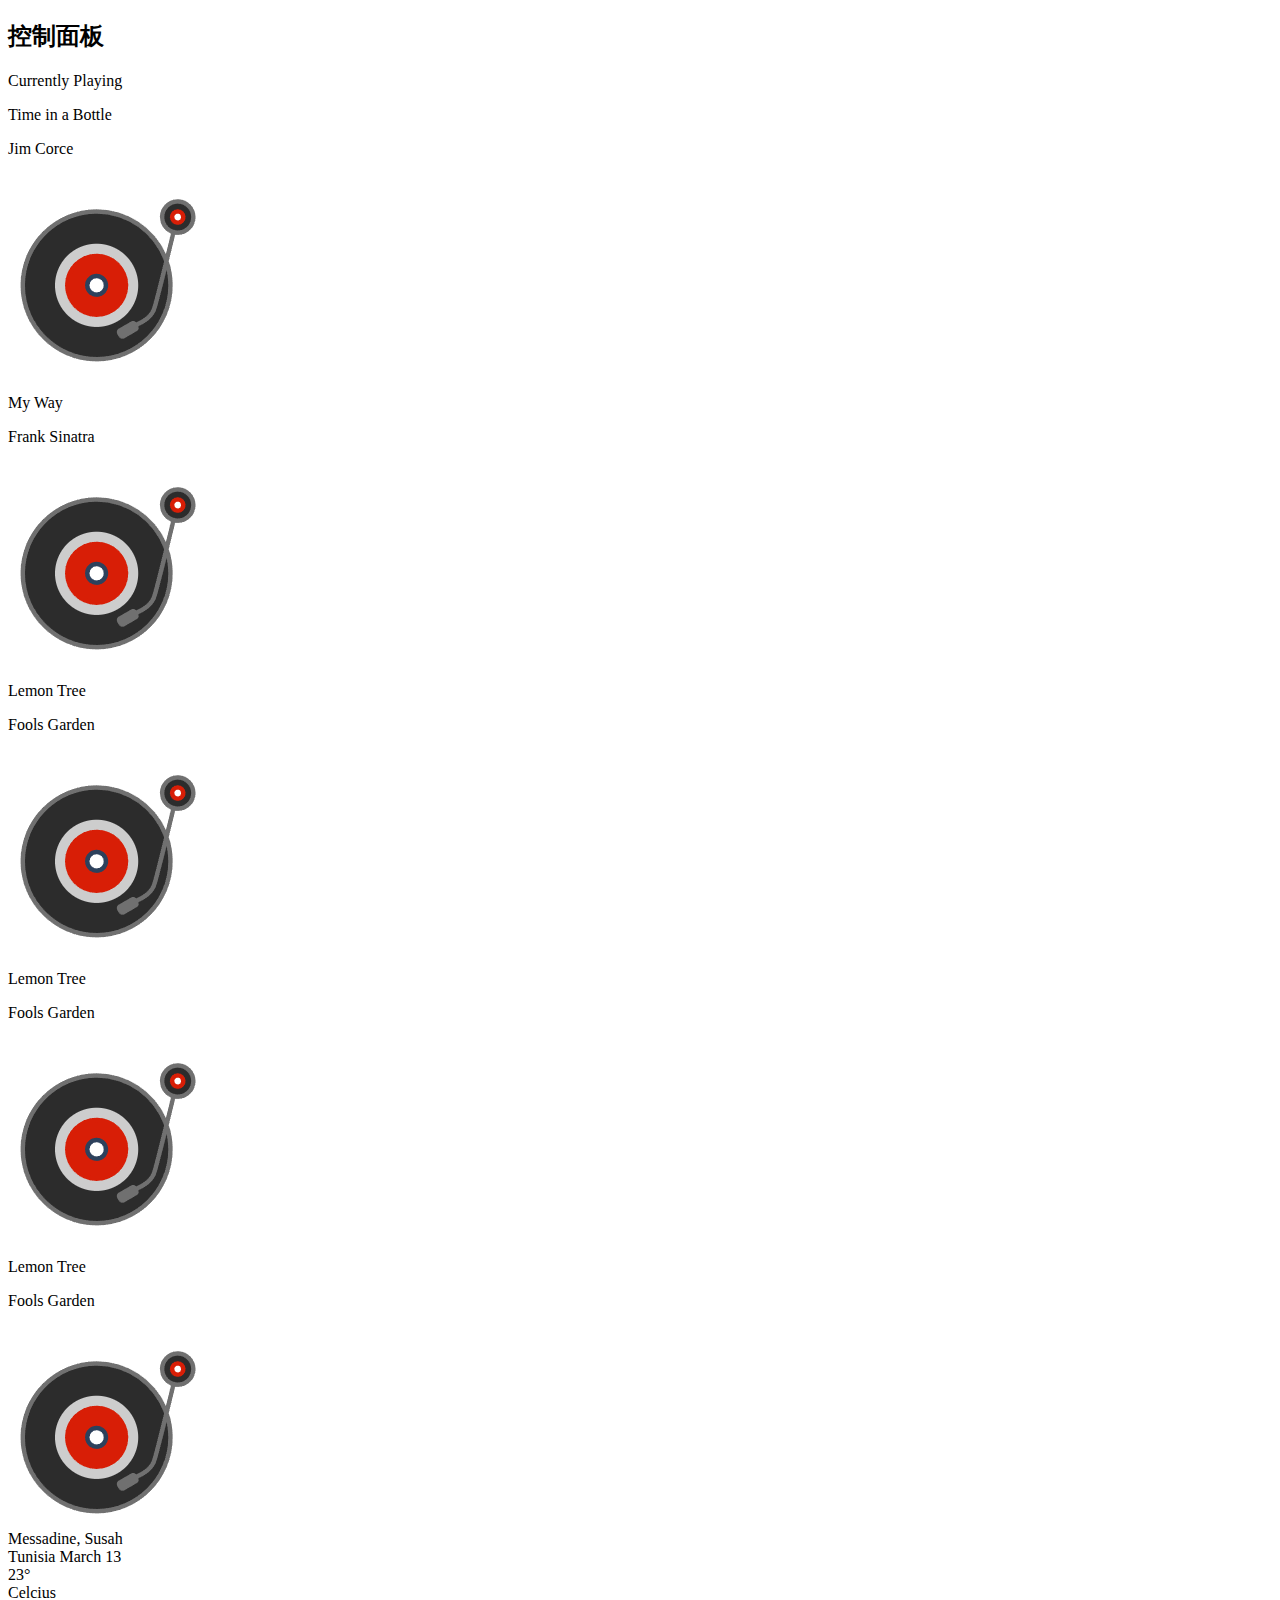
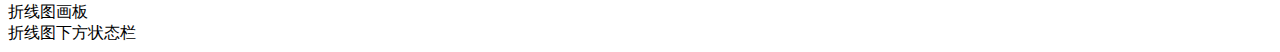
<file: src/main/resources/templates/dashboard.html>
<!doctype html>
<html lang="ch" xmlns:th="http://www.thymeleaf.org">

<!-- settings 页面 -->
<div th:fragment="dashboard" class="page-content" id="dashboard-content">
    <h2>控制面板</h2>

    <!-- 音乐播放卡片 -->
    <div class="music-card">
        <div class="currentplaying">
            <p class="heading">Currently Playing</p>
        </div>
        <div class="loader">
            <div class="song">
                <p class="name">Time in a Bottle</p>
                <p class="artist">Jim Corce</p>
            </div>
            <div class="albumcover">
                <img src="../static/css/asset/album1.png" th:src="@{css/asset/album2.png}"
                     alt="albumcover"></div>
            <div class="loading">
                <div class="load"></div>
                <div class="load"></div>
                <div class="load"></div>
                <div class="load"></div>
            </div>
        </div>
        <div class="loader">
            <div class="song">
                <p class="name">My Way</p>
                <p class="artist">Frank Sinatra</p>
            </div>
            <div class="albumcover">
                <img src="../static/css/asset/album1.png" th:src="@{css/asset/album1.png}" alt="albumcover">
            </div>
            <div class="play"></div>
        </div>
        <div class="loader">
            <div class="song">
                <p class="name">Lemon Tree</p>
                <p class="artist">Fools Garden</p>
            </div>
            <div class="albumcover">
                <img src="../static/css/asset/album1.png" th:src="@{css/asset/album3.png}"
                     alt="albumcover"></div>
            <div class="play"></div>
        </div>
        <div class="loader">
            <div class="song">
                <p class="name">Lemon Tree</p>
                <p class="artist">Fools Garden</p>
            </div>
            <div class="albumcover">
                <img src="../static/css/asset/album1.png" th:src="@{css/asset/album3.png}"
                     alt="albumcover"></div>
            <div class="play"></div>
        </div>
        <div class="loader">
            <div class="song">
                <p class="name">Lemon Tree</p>
                <p class="artist">Fools Garden</p>
            </div>
            <div class="albumcover">
                <img src="../static/css/asset/album1.png" th:src="@{css/asset/album3.png}"
                     alt="albumcover"></div>
            <div class="play"></div>
        </div>
    </div>

    <!-- 天气显示卡片 -->
    <div class="weather-card">
        <div class="weather-container">
            <div class="cloud front">
                <span class="left-front"></span>
                <span class="right-front"></span>
            </div>
            <span class="sun sunshine"></span>
            <span class="sun"></span>
            <div class="cloud back">
                <span class="left-back"></span>
                <span class="right-back"></span>
            </div>
        </div>
        <div class="card-header">
            <span id="weather-province-city">Messadine, Susah<br>Tunisia</span>
            <span id="weather-date">March 13</span>
        </div>
        <span class="temp" id="weatehr-temp">23°</span>
        <div class="temp-scale">
            <span>Celcius</span>
        </div>
    </div>

    <!-- 折线图 -->
    <div th:replace="~{dashboard/main_chart::main_chart}"> 折线图画板 </div>

    <!-- 折线图下方卡片栏 -->
    <div th:replace="~{dashboard/state_bar::state_bar}"> 折线图下方状态栏 </div>

</div>


</html>
</file>
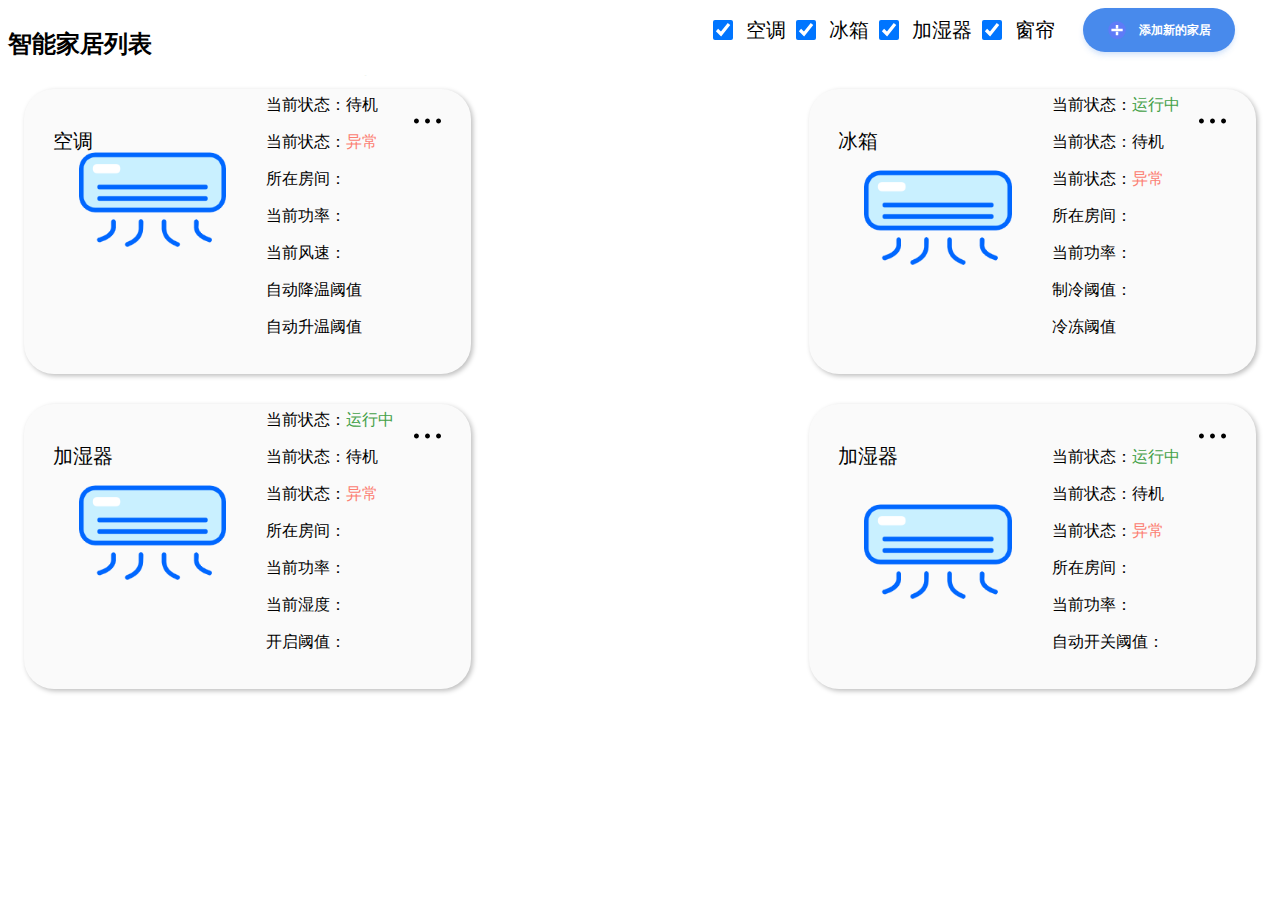
<file: src/main/resources/templates/list.html>
<!doctype html>
<!--suppress HtmlFormInputWithoutLabel, HtmlUnknownTag -->
<html lang="ch" xmlns:th="http://www.thymeleaf.org">

<div class="page-content" id="list-content" th:fragment="list">
    <!-- 局部样式引入 -->
    <link href="../static/css/index/list.css" rel="stylesheet" th:href="@{css/index/list.css}">

    <div class="line-item">
        <h2>智能家居列表</h2>
        <div class="filter-buttons">
            <input type="checkbox" id="airConditionerFilter" name="filter" value="0" class="FilterCheckBox">
            <label for="airConditionerFilter">空调</label>

            <input type="checkbox" id="RefrigeratorFilter" name="filter" value="1" class="FilterCheckBox">
            <label for="RefrigeratorFilter">冰箱</label>

            <input type="checkbox" id="HumiFilter" name="filter" value="2" class="FilterCheckBox">
            <label for="HumiFilter">加湿器</label>

            <input type="checkbox" id="CurtainFilter" name="filter" value="3" class="FilterCheckBox">
            <label for="CurtainFilter">窗帘</label>

            <button class="addBtn">
                <svg class="icon" height="200" p-id="2583" t="1702984575536"
                     version="1.1" viewBox="0 0 1024 1024" width="200" xmlns="http://www.w3.org/2000/svg">
                    <path d="M67.661 517.598a447.654 455.375 0 1 0 895.308 0 447.654 455.375 0 1 0-895.308 0Z"
                          fill="#5E7BF7" p-id="2584"></path>
                    <path d="M791.948 578.987H237.607c-6.6 0-12-5.4-12-12V460.209c0-6.6 5.4-12 12-12h554.341c6.6 0 12 5.4 12 12v106.779c0 6.599-5.4 11.999-12 11.999zM564.541 434.094h-103c-6.6 0-12-5.4-12-12V267.756c0-6.6 5.4-12 12-12h103c6.6 0 12 5.4 12 12v154.338c0 6.6-5.4 12-12 12zM564.541 776.143h-103c-6.6 0-12-5.4-12-12V609.805c0-6.6 5.4-12 12-12h103c6.6 0 12 5.4 12 12v154.338c0 6.6-5.4 12-12 12z"
                          fill="#ffffff" p-id="2585"></path>
                </svg>
                添加新的家居
            </button>

        </div>
    </div>

    <div id="furnitures-lst">
        <!-- 空调 -->
        <div class="furniture-item" th:each="airConditioner : ${airConditioners}">
            <p class="furniture-title" th:text="${airConditioner.Fname}">空调</p>
            <p class="furniture-id" th:text="${airConditioner.Fid}">1</p>
            <p class="furniture-variety">0</p>
            <!-- 操作按钮 -->
            <svg class="handle-btn" height="200" p-id="1507" version="1.1"
                 viewBox="0 0 1024 1024" width="200" x="1701763328709" xmlns="http://www.w3.org/2000/svg">
                <path d="M147.01175 430.890704c-44.791136 0-81.108273 36.303834-81.108273 81.109296 0 44.778856 36.316114 81.108273 81.108273 81.108273 44.792159 0 81.109296-36.329417 81.109296-81.108273C228.121046 467.194538 191.804932 430.890704 147.01175 430.890704zM511.999488 430.890704c-44.791136 0-81.108273 36.303834-81.108273 81.109296 0 44.778856 36.316114 81.108273 81.108273 81.108273 44.792159 0 81.109296-36.329417 81.109296-81.108273C593.108784 467.194538 556.791647 430.890704 511.999488 430.890704zM876.987227 430.890704c-44.791136 0-81.108273 36.303834-81.108273 81.109296 0 44.778856 36.316114 81.108273 81.108273 81.108273s81.108273-36.329417 81.108273-81.108273C958.094476 467.194538 921.778362 430.890704 876.987227 430.890704z"
                      p-id="1508"></path>
            </svg>
            <div class="detail-content">
                <img alt="家具图片" class="furniture-pic" src="../static/css/asset/frniture/AirConditioner.png"
                     th:src="@{css/asset/frniture/AirConditioner.png}">
                <!-- 详细数据展示 -->
                <div class="detail">
                    <th th:switch="${airConditioner.Statue}">
                        <p th:case="0">当前状态：<span style="color: #43a047;" th:data-state="0">运行中</span></p>
                        <p th:case="1">当前状态：<span style="color: #000000;" th:data-state="1">待机</span></p>
                        <p th:case="2">当前状态：<span style="color: #fc8073;" th:data-state="2">异常</span></p>
                    </th>
                    <p class="detail-property" th:text="'所在房间：' + ${airConditioner.RoomName}">所在房间：</p>
                    <p class="detail-property" th:text="'当前功率：' + ${airConditioner.Power}">当前功率：</p>
                    <p class="detail-property" th:text="'当前风速：' + ${airConditioner.WSpeed}">当前风速：</p>
                    <p class="detail-property" th:text="'自动降温阈值：' + ${airConditioner.MaxTemp}">自动降温阈值</p>
                    <p class="detail-property" th:text="'自动升温阈值：' + ${airConditioner.MinTemp}">自动升温阈值</p>
                </div>
            </div>
        </div>

        <!-- 冰箱 -->
        <div class="furniture-item" th:each="Refrigerator : ${Refrigerators}">
            <p class="furniture-title" th:text="${Refrigerator.Fname}">冰箱</p>
            <p class="furniture-id" th:text="${Refrigerator.Fid}">1</p>
            <p class="furniture-variety">1</p>
            <!-- 操作按钮 -->
            <svg class="handle-btn" height="200" p-id="1507" version="1.1"
                 viewBox="0 0 1024 1024" width="200" x="1701763328709" xmlns="http://www.w3.org/2000/svg">
                <path d="M147.01175 430.890704c-44.791136 0-81.108273 36.303834-81.108273 81.109296 0 44.778856 36.316114 81.108273 81.108273 81.108273 44.792159 0 81.109296-36.329417 81.109296-81.108273C228.121046 467.194538 191.804932 430.890704 147.01175 430.890704zM511.999488 430.890704c-44.791136 0-81.108273 36.303834-81.108273 81.109296 0 44.778856 36.316114 81.108273 81.108273 81.108273 44.792159 0 81.109296-36.329417 81.109296-81.108273C593.108784 467.194538 556.791647 430.890704 511.999488 430.890704zM876.987227 430.890704c-44.791136 0-81.108273 36.303834-81.108273 81.109296 0 44.778856 36.316114 81.108273 81.108273 81.108273s81.108273-36.329417 81.108273-81.108273C958.094476 467.194538 921.778362 430.890704 876.987227 430.890704z"
                      p-id="1508"></path>
            </svg>
            <div class="detail-content">
                <img alt="家具图片" class="furniture-pic" src="../static/css/asset/frniture/AirConditioner.png"
                     th:src="@{css/asset/frniture/refrigerator.png}">
                <!-- 详细数据展示 -->
                <div class="detail">
                    <th th:switch="${Refrigerator.Statue}">
                        <p th:case="0">当前状态：<span style="color: #43a047;" th:data-state="0">运行中</span></p>
                        <p th:case="1">当前状态：<span style="color: #000000;" th:data-state="1">待机</span></p>
                        <p th:case="2">当前状态：<span style="color: #fc8073;" th:data-state="2">异常</span></p>
                    </th>
                    <p class="detail-property" th:text="'所在房间：' + ${Refrigerator.RoomName}">所在房间：</p>
                    <p class="detail-property" th:text="'当前功率：' + ${Refrigerator.Power}">当前功率：</p>
                    <p class="detail-property" th:text="'制冷阈值：' + ${Refrigerator.RefrigerationThreshold}">
                        制冷阈值：</p>
                    <p class="detail-property" th:text="'冷冻阈值：' + ${Refrigerator.FrozenThreshold}">冷冻阈值</p>
                </div>
            </div>
        </div>

        <!-- 加湿器 -->
        <div class="furniture-item" th:each="Humidifier : ${Humidifiers}">
            <p class="furniture-title" th:text="${Humidifier.Fname}">加湿器</p>
            <p class="furniture-id" th:text="${Humidifier.Fid}">Fid</p>
            <p class="furniture-variety">2</p>
            <!-- 操作按钮 -->
            <svg class="handle-btn" height="200" p-id="1507" version="1.1"
                 viewBox="0 0 1024 1024" width="200" x="1701763328709" xmlns="http://www.w3.org/2000/svg">
                <path d="M147.01175 430.890704c-44.791136 0-81.108273 36.303834-81.108273 81.109296 0 44.778856 36.316114 81.108273 81.108273 81.108273 44.792159 0 81.109296-36.329417 81.109296-81.108273C228.121046 467.194538 191.804932 430.890704 147.01175 430.890704zM511.999488 430.890704c-44.791136 0-81.108273 36.303834-81.108273 81.109296 0 44.778856 36.316114 81.108273 81.108273 81.108273 44.792159 0 81.109296-36.329417 81.109296-81.108273C593.108784 467.194538 556.791647 430.890704 511.999488 430.890704zM876.987227 430.890704c-44.791136 0-81.108273 36.303834-81.108273 81.109296 0 44.778856 36.316114 81.108273 81.108273 81.108273s81.108273-36.329417 81.108273-81.108273C958.094476 467.194538 921.778362 430.890704 876.987227 430.890704z"
                      p-id="1508"></path>
            </svg>
            <div class="detail-content">
                <img alt="家具图片" class="furniture-pic" src="../static/css/asset/frniture/AirConditioner.png"
                     th:src="@{css/asset/frniture/Humidifier.png}">
                <!-- 详细数据展示 -->
                <div class="detail">
                    <th th:switch="${Humidifier.Statue}">
                        <p th:case="0">当前状态：<span style="color: #43a047;" th:data-state="0">运行中</span></p>
                        <p th:case="1">当前状态：<span style="color: #000000;" th:data-state="1">待机</span></p>
                        <p th:case="2">当前状态：<span style="color: #fc8073;" th:data-state="2">异常</span></p>
                    </th>
                    <p class="detail-property" th:text="'所在房间：' + ${Humidifier.RoomName}">所在房间：</p>
                    <p class="detail-property" th:text="'当前功率：' + ${Humidifier.Power}">当前功率：</p>
                    <p class="detail-property" th:text="'当前湿度：' + ${Humidifier.Humi}">当前湿度：</p>
                    <p class="detail-property" th:text="'开启阈值：' + ${Humidifier.Threshold}">开启阈值：</p>
                </div>
            </div>
        </div>

        <!-- 窗帘 -->
        <div class="furniture-item" th:each="Curtain : ${Curtains}">
            <p class="furniture-title" th:text="${Curtain.Fname}">加湿器</p>
            <p class="furniture-id" th:text="${Curtain.Fid}">1</p>
            <p class="furniture-variety">3</p>
            <!-- 操作按钮 -->
            <svg class="handle-btn" height="200" p-id="1507" version="1.1"
                 viewBox="0 0 1024 1024" width="200" x="1701763328709" xmlns="http://www.w3.org/2000/svg">
                <path d="M147.01175 430.890704c-44.791136 0-81.108273 36.303834-81.108273 81.109296 0 44.778856 36.316114 81.108273 81.108273 81.108273 44.792159 0 81.109296-36.329417 81.109296-81.108273C228.121046 467.194538 191.804932 430.890704 147.01175 430.890704zM511.999488 430.890704c-44.791136 0-81.108273 36.303834-81.108273 81.109296 0 44.778856 36.316114 81.108273 81.108273 81.108273 44.792159 0 81.109296-36.329417 81.109296-81.108273C593.108784 467.194538 556.791647 430.890704 511.999488 430.890704zM876.987227 430.890704c-44.791136 0-81.108273 36.303834-81.108273 81.109296 0 44.778856 36.316114 81.108273 81.108273 81.108273s81.108273-36.329417 81.108273-81.108273C958.094476 467.194538 921.778362 430.890704 876.987227 430.890704z"
                      p-id="1508"></path>
            </svg>
            <div class="detail-content">
                <img alt="家具图片" class="furniture-pic" src="../static/css/asset/frniture/AirConditioner.png"
                     th:src="@{css/asset/frniture/curtain.png}">
                <!-- 详细数据展示 -->
                <div class="detail">
                    <th th:switch="${Curtain.Statue}">
                        <p th:case="0">当前状态：<span style="color: #43a047;" th:data-state="0">运行中</span></p>
                        <p th:case="1">当前状态：<span style="color: #000000;" th:data-state="1">待机</span></p>
                        <p th:case="2">当前状态：<span style="color: #fc8073;" th:data-state="2">异常</span></p>
                    </th>
                    <p class="detail-property" th:text="'所在房间：' + ${Curtain.RoomName}">所在房间：</p>
                    <p class="detail-property" th:text="'当前功率：' + ${Curtain.Power}">当前功率：</p>
                    <p class="detail-property" th:text="'自动开关阈值：' + ${Curtain.Threshold}">自动开关阈值：</p>
                </div>
            </div>
        </div>

    </div>

    <!-- 弹出菜单栏 -->
    <div class="contextmenu-mask" style="display: none;"></div>
    <div class="contextmenu-content">
        <div class="contextmenu-list">
            <div id="editName">修改名称</div>
            <div id="switchState">切换状态</div>
            <div id="editRule">规则修改</div>
            <div id="removeFurniture">删除设备</div>
            <div id="moveFurniture">移动设备</div>
        </div>
    </div>

    <!-- 弹出编辑家居名称窗口 -->
    <link href="../static/css/index/editNameWindow.css" rel="stylesheet" th:href="@{css/index/editNameWindow.css}">
    <div id="editNameWindow">
        <p>将 1 的名称修改为：</p>
        <label for="editNameInput">
            <input id="editNameInput" placeholder="请输入新的家居名称~" type="text">
        </label>
        <div class="buttons">
            <button class="blue-btn">提交</button>
            <button class="close-btn">取消</button>
        </div>
    </div>

    <!-- 弹出修改规则窗口 -->
    <div id="editRuleWindow">
        <div class="line-item">
            <p>要修改的规则：</p>
            <select id="editRuleSelect">
                <!-- 在js中动态填入选项 -->
            </select>
        </div>
        <input id="editRuleInput" placeholder="请输入新的值~" type="text">

        <div class="buttons">
            <button class="blue-btn">提交</button>
            <button class="close-btn">取消</button>
        </div>
    </div>

    <!-- 弹出删除家居窗口 -->
    <div id="removeFurnitureWindow">
        <p>确认删除家居吗？</p>
        <p>确认校验码：ConfirmDelete</p>
        <input id="removeFurnitureInput" placeholder="请输入确认校验码" style="margin-top: 10px" type="text">

        <div class="buttons">
            <button class="blue-btn" style="background: #f44336;">确认删除</button>
            <button class="close-btn">取消</button>
        </div>
    </div>

    <!-- 弹出移动家居窗口 -->
    <div id="moveFurnitureWindow">
        <div class="line-item">
            <p>将家居移动至:</p>
            <select id="moveFurnitureSelect">
                <option value="1">主卧</option>
                <option value="2">客卧_1</option>
                <option value="3">客卧_2</option>
                <option value="4">客厅_1</option>
                <option value="5">厨房</option>
            </select>
        </div>

        <div class="buttons" style="margin-top: -5px">
            <button class="blue-btn">提交</button>
            <button class="close-btn">取消</button>
        </div>
    </div>

    <!-- 添加家居窗口 -->
    <div id="addFurnitureWindow">
        <div class="line-item">
            <p>家居种类：</p>
            <select id="addFurnitureVarietySelect">
                <option value="1">空调</option>
                <option value="2">冰箱</option>
                <option value="3">窗帘</option>
                <option value="4">加湿器</option>
            </select>
        </div>
        <div class="line-item">
            <p>所在房间：</p>
            <select id="addFurnitureRoomSelect">
                <option value="1">主卧</option>
                <option value="2">客卧_1</option>
                <option value="3">客卧_2</option>
                <option value="4">客厅_1</option>
                <option value="5">厨房</option>
            </select>
        </div>

        <input id="addFurnitureInput" placeholder="请输入家居名称" style="margin-bottom: 30px" type="text">

        <div class="buttons" style="margin-top: -5px">
            <button class="blue-btn">提交</button>
            <button class="close-btn">取消</button>
        </div>
    </div>

    <script src="../static/js/index/contextmenu.js" th:src="@{js/index/contextmenu.js}" type="module"></script>
    <script src="../static/js/index/filter.js" th:src="@{js/index/filter.js}" type="module"></script>

</div>

</html>
</file>
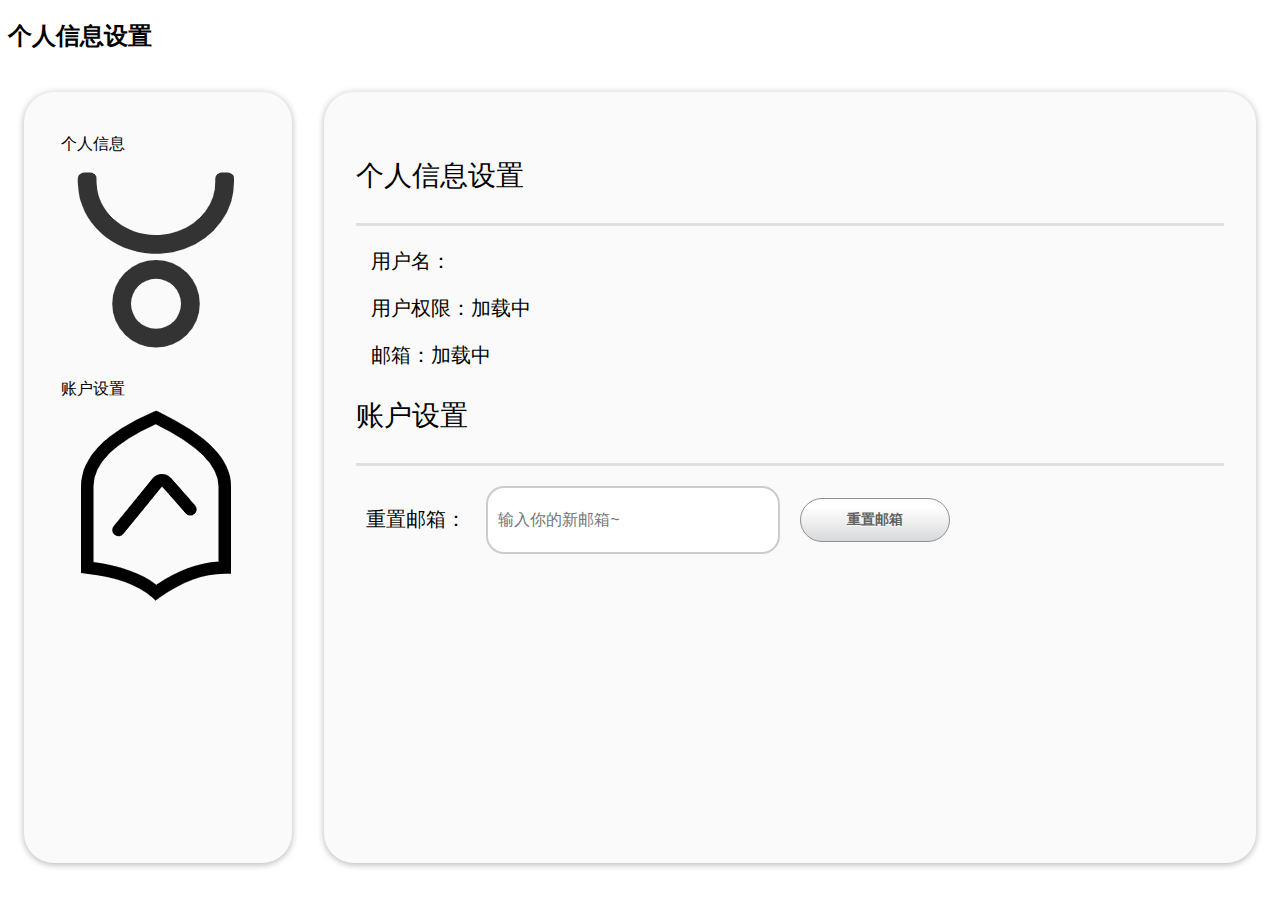
<file: src/main/resources/templates/settings.html>
<!doctype html>
<html lang="ch" xmlns:th="http://www.thymeleaf.org">

<!-- settings 页面 -->
<div class="page-content" id="settings-content" th:fragment="settings">
    <h2>个人信息设置</h2>

    <!-- 局部资源引入 -->
    <link href="../static/css/index/setting.css" rel="stylesheet" th:href="@{css/index/setting.css}">

    <div id="content-div">
        <!-- setting 界面选项卡 -->
        <div class="setting-bar">
            <div class="loader" id="self_info_setting_btn">
                <div class="song">
                    <p class="name">个人信息</p>
                </div>
                <div class="albumcover">
                    <img alt="albumcover" src="../static/css/asset/userinfo_icon.png"
                         th:src="@{css/asset/userinfo_icon.png}"></div>
            </div>
            <div class="loader" id="safe_setting_btn">
                <div class="song">
                    <p class="name">账户设置</p>
                </div>
                <div class="albumcover">
                    <img alt="albumcover" src="../static/css/asset/safe_icon.png"
                         th:src="@{css/asset/safe_icon.png}"></div>
            </div>
        </div>

        <!-- setting 界面设置窗口 -->
        <div class="setting-card">
            <div class="self_info_setting">
                <p class="setting-title">个人信息设置</p>
                <!--分割线-->
                <div class="separator"></div>
                <div class="self_info">
                    <p class="self_info_item" th:text="'用户名：' + ${user.name}">用户名：</p>
                    <p class="self_info_item">用户权限：加载中</p>
                    <p class="self_info_item">邮箱：加载中</p>
                </div>
            </div>

            <div class="safe_setting">
                <p class="setting-title">账户设置</p>
                <!--分割线-->
                <div class="separator"></div>
                <div id="reset-email-content">
                    <p class="property-title">重置邮箱：</p>
                    <input class="input-style" placeholder="输入你的新邮箱~" type="text">
                    <!-- 重设邮箱按钮 -->
                    <button id="reset-email">
                        重置邮箱
                    </button>
                </div>
            </div>
        </div>
    </div>

</div>


</html>
</file>
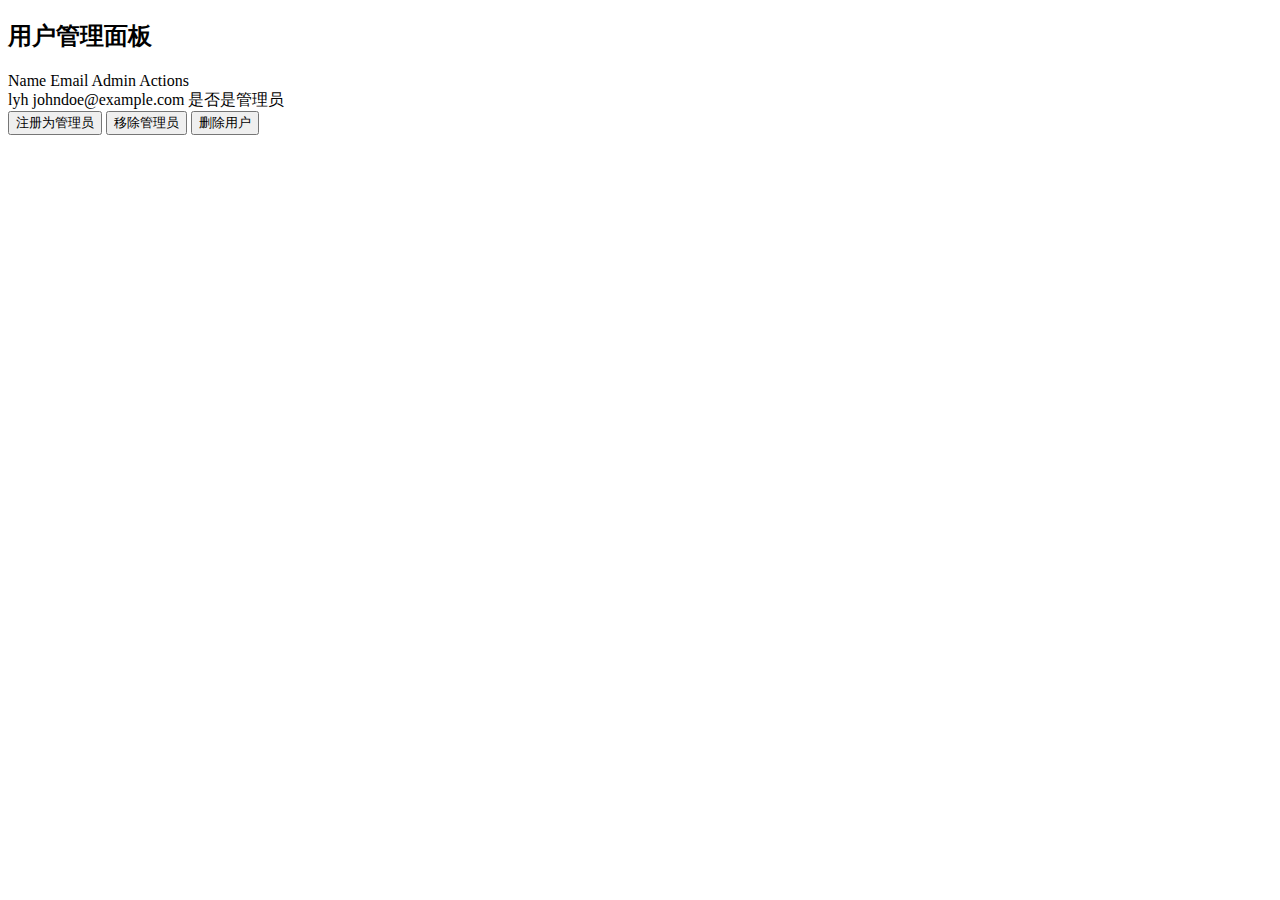
<file: src/main/resources/templates/users.html>
<!doctype html>
<html lang="ch" xmlns:th="http://www.thymeleaf.org">

<!-- users 页面 -->
<div th:fragment="users" class="page-content" id="users-content">
    <h2>用户管理面板</h2>
    <!-- 表头 -->
    <div class="table-header">
        <span class="list-item">Name</span>
        <span class="list-item">Email</span>
        <span class="list-item">Admin</span>
        <span class="actions">Actions</span>
    </div>

    <!-- 数据填充 -->
    <div>
        <div class="user-item" th:each="singleUser, Stat:${user_list}">
            <span class="list-item" th:text="${singleUser.name}">lyh</span>
            <span class="list-item" th:text="${singleUser.haveEmail} ? ${singleUser.email} : '未设置邮箱'">johndoe@example.com</span>
            <span class="list-item" th:text="${singleUser.isAdmin} ? 'Yes' : 'No'">是否是管理员</span>
            <div class="actions">
                    <button class="set-btn">注册为管理员</button>
                    <button class="unset-btn">移除管理员</button>
                    <button class="rm-btn">删除用户</button>
                </div>
        </div>
    </div>
</div>

</html>
</file>
